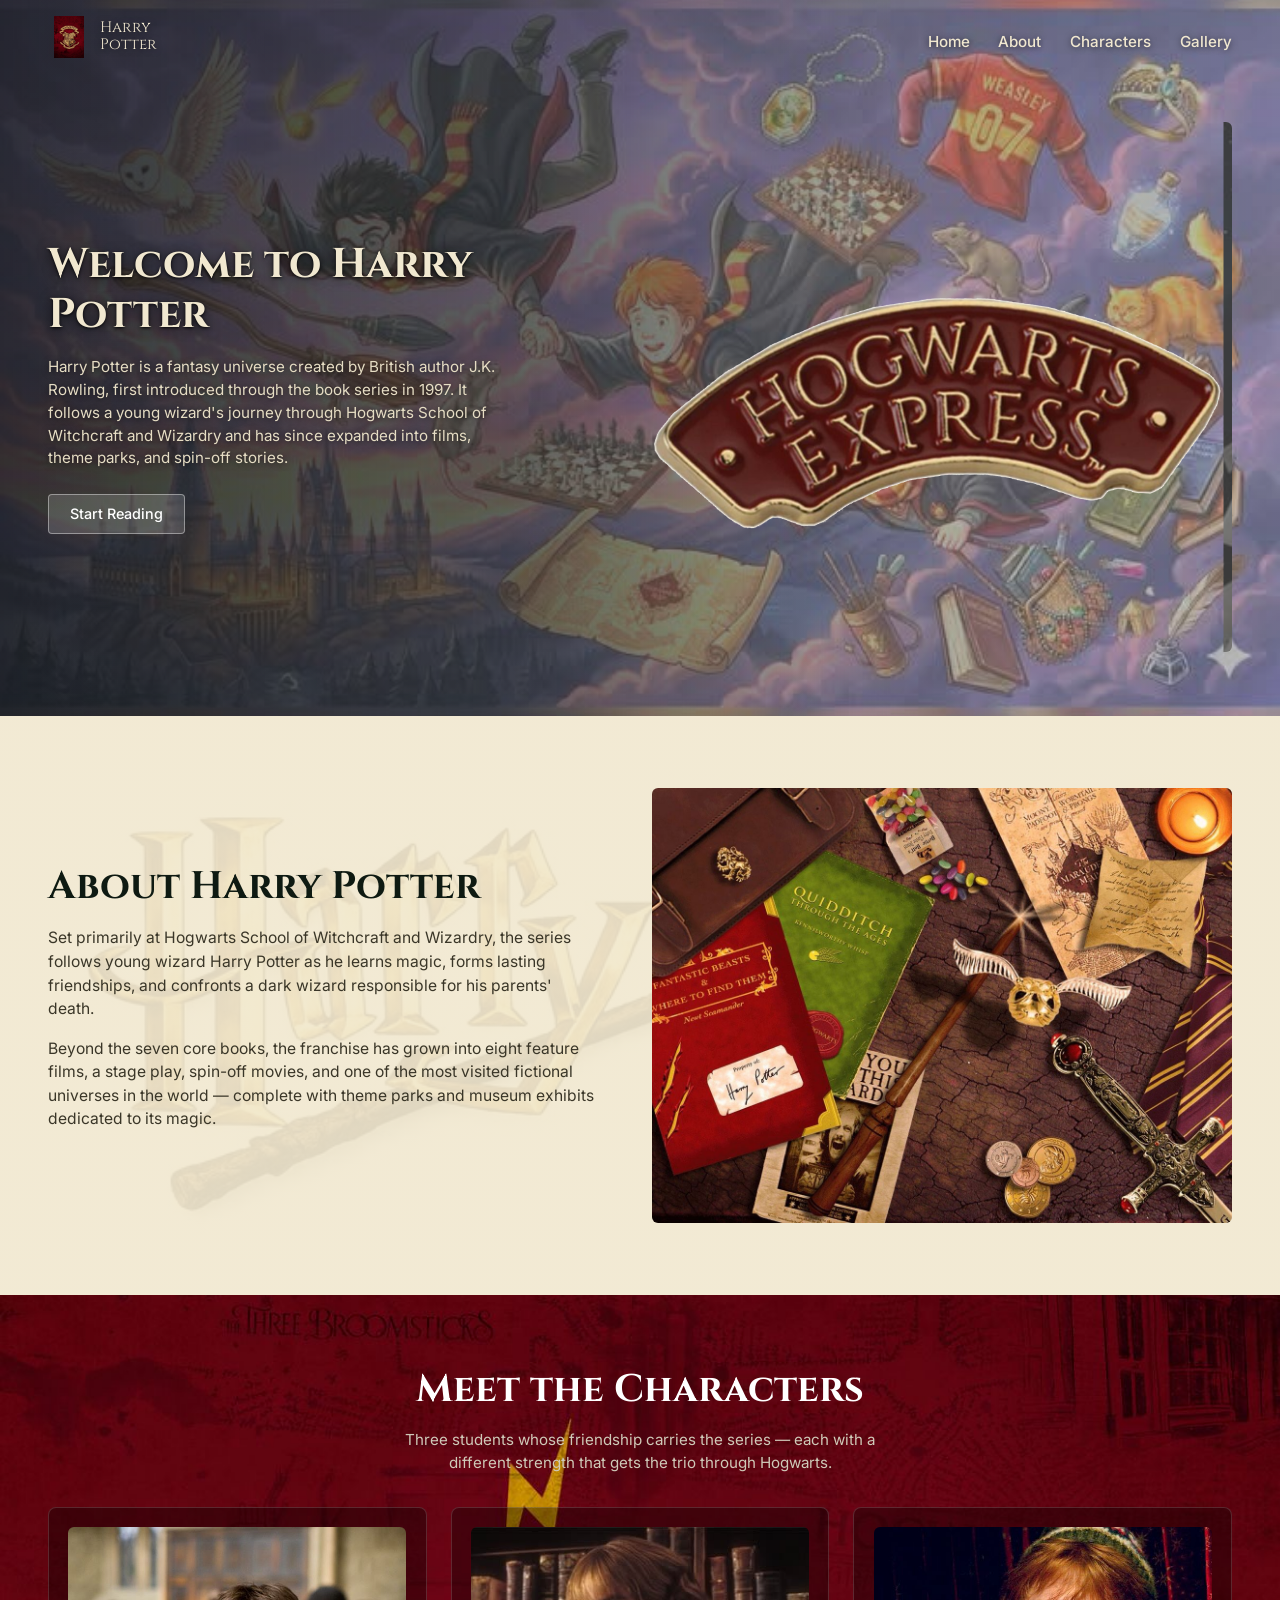
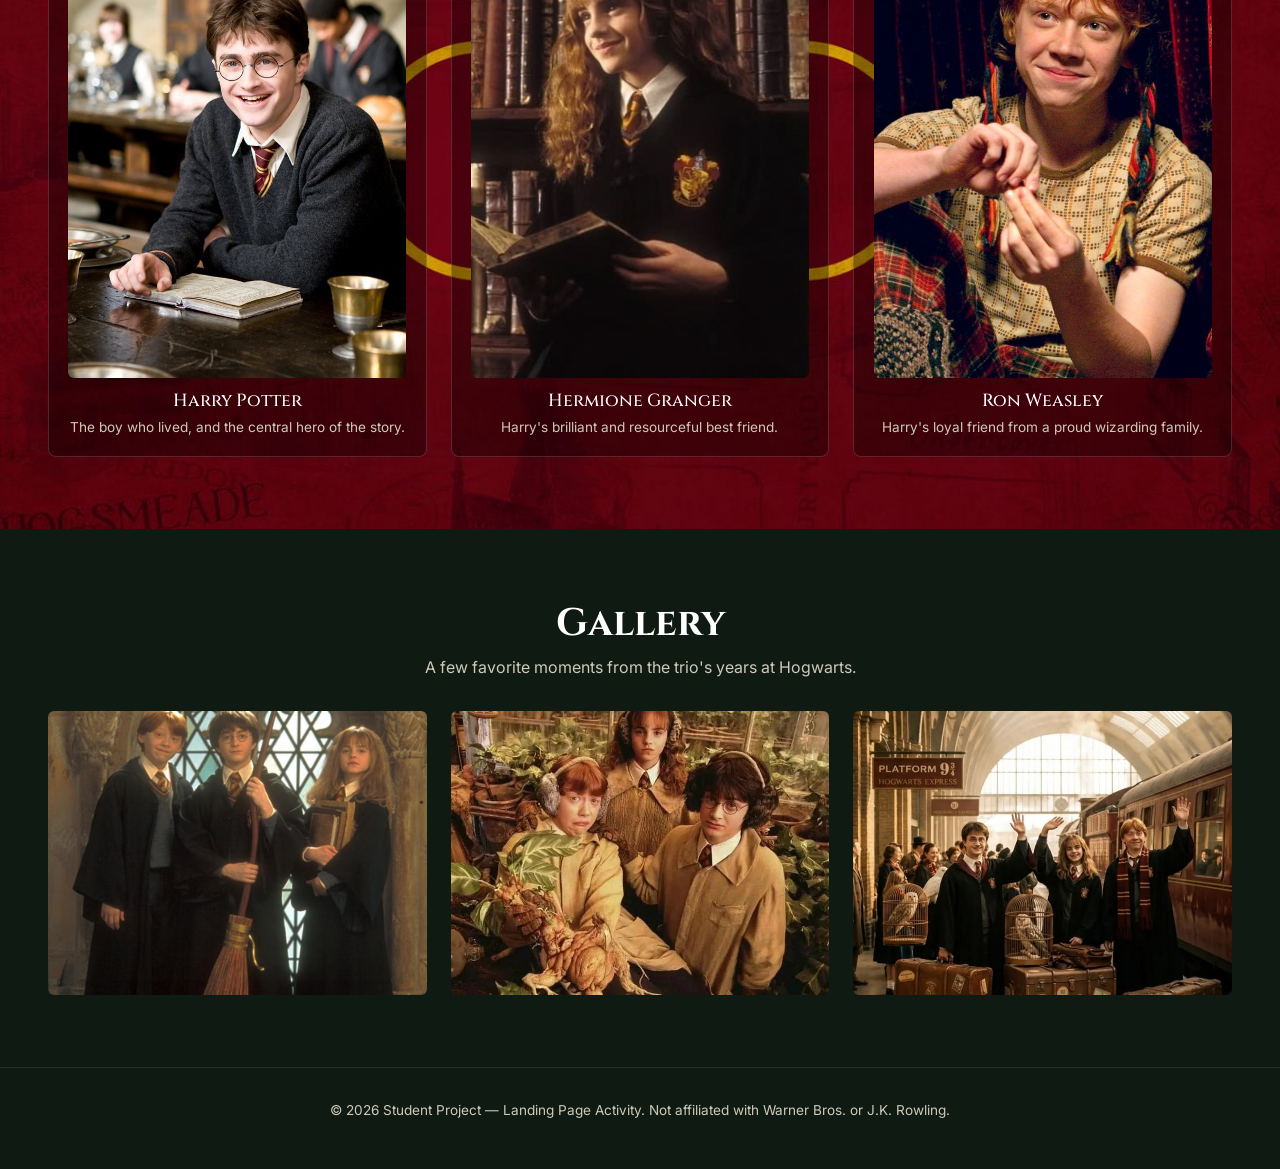
<file: index.html>
<!DOCTYPE html>
<html lang="en">
<head>
  <meta charset="UTF-8">
  <meta name="viewport" content="width=device-width, initial-scale=1.0">
  <title>Harry Potter — A Fan Landing Page</title>
  <meta name="description" content="A student landing page project exploring the Harry Potter: Hogwarts, its core characters, and a photo gallery.">
  <link href="https://fonts.googleapis.com/css2?family=Cinzel:wght@500;600;700&family=Inter:wght@400;500;600;700&display=swap" rel="stylesheet">
  <link href="https://cdnjs.cloudflare.com/ajax/libs/bootstrap/5.3.3/css/bootstrap.min.css" rel="stylesheet">
  <link href="landing.css" rel="stylesheet">
</head>
<body>

<a class="skip-link" href="#main-content">Skip to main content</a>

<header class="hero-section" id="home">
  <nav class="navbar navbar-expand-lg hero-nav" aria-label="Main navigation">
    <a class="hero-logo" href="#home">
      <img src="images/crest.jpg" alt="Hogwarts crest">
      <span class="brand-text">Harry<br>Potter</span>
    </a>
    <button class="navbar-toggler" type="button" data-bs-toggle="collapse" data-bs-target="#mainNav" aria-controls="mainNav" aria-expanded="false" aria-label="Toggle navigation menu">
      <span class="navbar-toggler-icon"></span>
    </button>
    <div class="collapse navbar-collapse" id="mainNav">
      <ul class="hero-links ms-auto">
        <li><a href="#home">Home</a></li>
        <li><a href="#about">About</a></li>
        <li><a href="#characters">Characters</a></li>
        <li><a href="#gallery">Gallery</a></li>
      </ul>
    </div>
  </nav>

  <div class="row hero-body align-items-center g-4">
    <div class="col-lg-6">
      <h1>Welcome to Harry Potter</h1>
      <p>Harry Potter is a fantasy universe created by British author J.K. Rowling, first introduced through the book series in 1997. It follows a young wizard's journey through Hogwarts School of Witchcraft and Wizardry and has since expanded into films, theme parks, and spin-off stories.</p>
      <a href="#about" class="btn-readmore">Start Reading</a>
    </div>
    <div class="col-lg-6 hero-character-art">
      <img src="images/castle.jpg" alt="Illustrated collage of Harry Potter, Hermione Granger, and Ron Weasley in front of Hogwarts castle">
    </div>
  </div>
</header>

<main id="main-content">

  <section class="about-section" id="about" aria-labelledby="about-heading">
    <div class="row align-items-center g-4">
      <div class="col-lg-6">
        <h2 id="about-heading">About Harry Potter</h2>
        <p>Set primarily at Hogwarts School of Witchcraft and Wizardry, the series follows young wizard Harry Potter as he learns magic, forms lasting friendships, and confronts a dark wizard responsible for his parents' death.</p>
        <p>Beyond the seven core books, the franchise has grown into eight feature films, a stage play, spin-off movies, and one of the most visited fictional universes in the world &mdash; complete with theme parks and museum exhibits dedicated to its magic.</p>
      </div>
      <div class="col-lg-6">
        <img src="images/harry.jpg" alt="Hogwarts castle at dusk, seen across the lake">
      </div>
    </div>
  </section>

  <section class="showcase-section" id="characters" aria-labelledby="characters-heading">
    <h2 class="text-center" id="characters-heading">Meet the Characters</h2>
    <p class="mx-auto text-center">Three students whose friendship carries the series &mdash; each with a different strength that gets the trio through Hogwarts.</p>
    <div class="row g-4">
      <div class="col-md-4">
        <div class="character-card">
          <img src="images/harryp.jpg" alt="Harry Potter, wearing round glasses and his Gryffindor robes">
          <h3>Harry Potter</h3>
          <p>The boy who lived, and the central hero of the story.</p>
        </div>
      </div>
      <div class="col-md-4">
        <div class="character-card">
          <img src="images/hermione.jpg" alt="Hermione Granger holding a stack of books">
          <h3>Hermione Granger</h3>
          <p>Harry's brilliant and resourceful best friend.</p>
        </div>
      </div>
      <div class="col-md-4">
        <div class="character-card">
          <img src="images/ron.jpg" alt="Ron Weasley in his Gryffindor uniform">
          <h3>Ron Weasley</h3>
          <p>Harry's loyal friend from a proud wizarding family.</p>
        </div>
      </div>
    </div>
  </section>

  <section class="gallery-section" id="gallery" aria-labelledby="gallery-heading">
    <h2 id="gallery-heading">Gallery</h2>
    <p>A few favorite moments from the trio's years at Hogwarts.</p>
    <div class="row g-4">
      <div class="col-md-4">
        <div class="gallery-frame">
          <img src="images/trio.jpg" alt="Harry, Ron, and Hermione walking through a Hogwarts corridor">
        </div>
      </div>
      <div class="col-md-4">
        <div class="gallery-frame">
          <img src="images/trio2.jpg" alt="The trio in the Great Hall during a house feast">
        </div>
      </div>
      <div class="col-md-4">
        <div class="gallery-frame">
          <img src="images/trio3.jpg" alt="The trio outside near Hagrid's hut">
        </div>
      </div>
    </div>
  </section>

</main>

<footer>
  <p>&copy; 2026 Student Project — Landing Page Activity. Not affiliated with Warner Bros. or J.K. Rowling.</p>
</footer>

<script src="https://cdnjs.cloudflare.com/ajax/libs/bootstrap/5.3.3/js/bootstrap.bundle.min.js"></script>
</body>
</html>
</file>
<file: landing.css>
:root {
  --ink: #0e1a12;
  --parchment: #f1e8d0;
  --gold: #b8860b;
  --maroon: #740001;
  --muted: #cfc9b8;
  --font-display: 'Cinzel', serif;
  --font-body: 'Inter', sans-serif;
}

* { box-sizing: border-box; }

html { scroll-behavior: smooth; }

body {
  font-family: var(--font-body);
  color: var(--ink);
  margin: 0;
}

h1, h2, .display-font {
  font-family: var(--font-display);
  font-weight: 700;
}

a:focus-visible,
button:focus-visible {
  outline: 2px solid var(--gold);
  outline-offset: 3px;
}

.skip-link {
  position: absolute;
  top: -3rem;
  left: 1rem;
  background: var(--parchment);
  color: var(--ink);
  padding: 0.6rem 1rem;
  border-radius: 4px;
  z-index: 1000;
  transition: top 0.15s ease;
}
.skip-link:focus { top: 1rem; }

.hero-section {
  background-image:
    linear-gradient(90deg, rgba(10,14,18,0.78) 0%, rgba(10,14,18,0.55) 40%, rgba(10,14,18,0.15) 70%, rgba(10,14,18,0.05) 100%),
    url('images/bg2.jpg');
  background-size: cover;
  background-position: center;
  padding-bottom: 3rem;
}
.hero-nav { padding: 1rem 3rem; }
.hero-logo {
  display: flex;
  align-items: center;
  gap: 0.6rem;
  text-decoration: none;
}
.hero-logo img {
  width: 42px;
  height: 42px;
  object-fit: contain;
}
.hero-logo .brand-text {
  font-family: var(--font-display);
  font-size: 0.95rem;
  line-height: 1.1;
  color: var(--parchment);
  text-shadow: 0 1px 6px rgba(0,0,0,0.6);
}
.hero-links {
  display: flex;
  gap: 1.8rem;
  list-style: none;
  margin: 0;
  padding: 0.5rem 0 0;
}
.hero-links a {
  color: var(--parchment);
  text-decoration: none;
  font-weight: 500;
  font-size: 0.95rem;
  text-shadow: 0 1px 6px rgba(0,0,0,0.6);
  padding-bottom: 2px;
  border-bottom: 1px solid transparent;
  transition: border-color 0.15s ease, color 0.15s ease;
}
.hero-links a:hover,
.hero-links a:focus-visible { color: var(--gold); border-bottom-color: var(--gold); }

.navbar-toggler {
  border-color: rgba(241,232,208,0.5);
  padding: 0.3rem 0.5rem;
}
.navbar-toggler-icon {
  background-image: url("data:image/svg+xml,%3Csvg xmlns='http://www.w3.org/2000/svg' viewBox='0 0 30 30'%3E%3Cpath stroke='%23f1e8d0' stroke-width='2' stroke-linecap='round' stroke-miterlimit='10' d='M4 7h22M4 15h22M4 23h22'/%3E%3C/svg%3E");
}

.hero-body { padding: 3rem 3rem 1rem; }
.hero-body h1 {
  font-size: clamp(1.8rem, 4vw, 2.6rem);
  margin-bottom: 1rem;
  color: var(--parchment);
  text-shadow: 0 2px 12px rgba(0,0,0,0.65), 0 1px 3px rgba(0,0,0,0.85);
}
.hero-body p {
  max-width: 46ch;
  font-size: 0.95rem;
  color: #e6ddc4;
  text-shadow: 0 1px 6px rgba(0,0,0,0.6);
}
.hero-body .btn-readmore {
  margin-top: 0.5rem;
  display: inline-block;
}
.hero-character-art img {
  max-width: 100%;
  border-radius: 6px;
}

.about-section {
  background-image: linear-gradient(rgba(241,232,208,0.92), rgba(241,232,208,0.92)), url('images/wand.jpg');
  background-size: cover;
  background-position: center;
  padding: 4.5rem 3rem;
}
.about-section h2 {
  font-size: clamp(1.8rem, 3.5vw, 2.4rem);
  margin-bottom: 1rem;
}
.about-section p {
  max-width: 55ch;
  font-size: 0.98rem;
  color: #3a3628;
}
.about-section img {
  max-width: 100%;
  border-radius: 6px;
}

.showcase-section {
  background-image: url('images/scar.jpg');
  background-size: cover;
  background-position: center;
  color: var(--parchment);
  padding: 4.5rem 3rem;
}
.showcase-section h2 {
  font-size: clamp(1.8rem, 3.5vw, 2.4rem);
  color: #fff;
  margin-bottom: 1rem;
}
.showcase-section > p {
  max-width: 50ch;
  color: var(--muted);
  font-size: 0.95rem;
  margin-bottom: 2rem;
}
.btn-readmore {
  background: rgba(255,255,255,0.15);
  color: #fff;
  border: 1px solid rgba(255,255,255,0.4);
  padding: 0.5rem 1.3rem;
  border-radius: 4px;
  font-size: 0.9rem;
  font-weight: 500;
  text-decoration: none;
  transition: background 0.15s ease;
}
.btn-readmore:hover,
.btn-readmore:focus-visible { background: rgba(255,255,255,0.28); color: #fff; }

.character-card {
  background: rgba(0,0,0,0.35);
  border: 1px solid rgba(255,255,255,0.15);
  border-radius: 8px;
  padding: 1.2rem;
  text-align: center;
  height: 100%;
}
.character-card img {
  width: 100%;
  aspect-ratio: 3/4;
  object-fit: cover;
  border-radius: 6px;
  margin-bottom: 0.8rem;
}
.character-card h3 {
  font-family: var(--font-display);
  font-size: 1.1rem;
  color: #fff;
  margin-bottom: 0.3rem;
}
.character-card p {
  font-size: 0.85rem;
  color: var(--muted);
  margin: 0;
}

.gallery-section {
  background: var(--ink);
  color: var(--parchment);
  padding: 4.5rem 3rem;
}
.gallery-section h2 {
  font-size: clamp(1.8rem, 3.5vw, 2.4rem);
  color: #fff;
  margin-bottom: 0.5rem;
  text-align: center;
}
.gallery-section > p {
  text-align: center;
  color: var(--muted);
  max-width: 50ch;
  margin: 0 auto 2rem;
}
.gallery-frame {
  aspect-ratio: 4/3;
  overflow: hidden;
  border-radius: 6px;
}
.gallery-frame img {
  width: 100%;
  height: 100%;
  object-fit: cover;
  transition: transform 0.25s ease;
}
.gallery-frame:hover img,
.gallery-frame:focus-within img { transform: scale(1.04); }

footer {
  background: var(--ink);
  color: var(--muted);
  text-align: center;
  padding: 2rem;
  font-size: 0.85rem;
  border-top: 1px solid rgba(255,255,255,0.1);
}
footer a { color: var(--muted); }

@media (max-width: 991.98px) {
  .hero-nav { padding: 1rem 1.2rem; }
  .hero-links { flex-direction: column; gap: 0.9rem; padding: 1rem 0; }
  .hero-body { padding: 2rem 1.2rem 1rem; }
  .about-section, .showcase-section, .gallery-section { padding: 2.5rem 1.2rem; }
}
</file>
